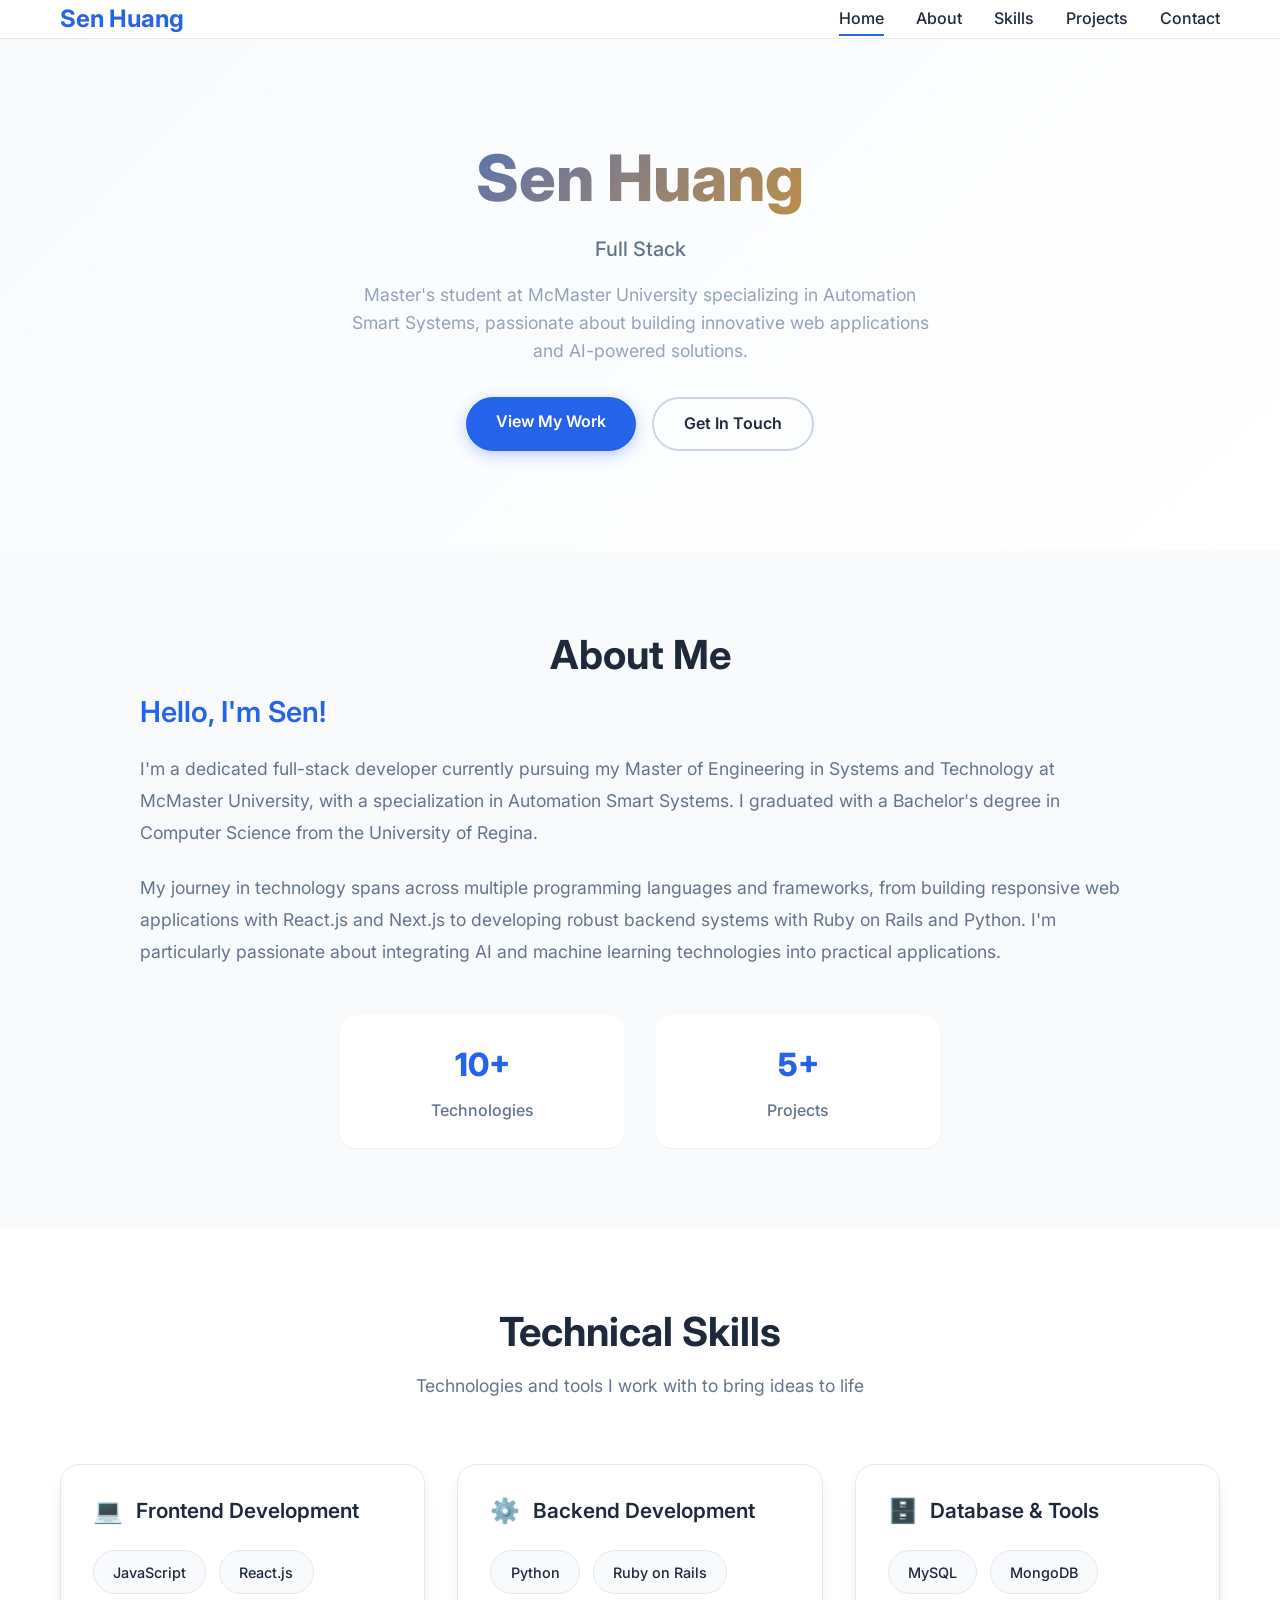
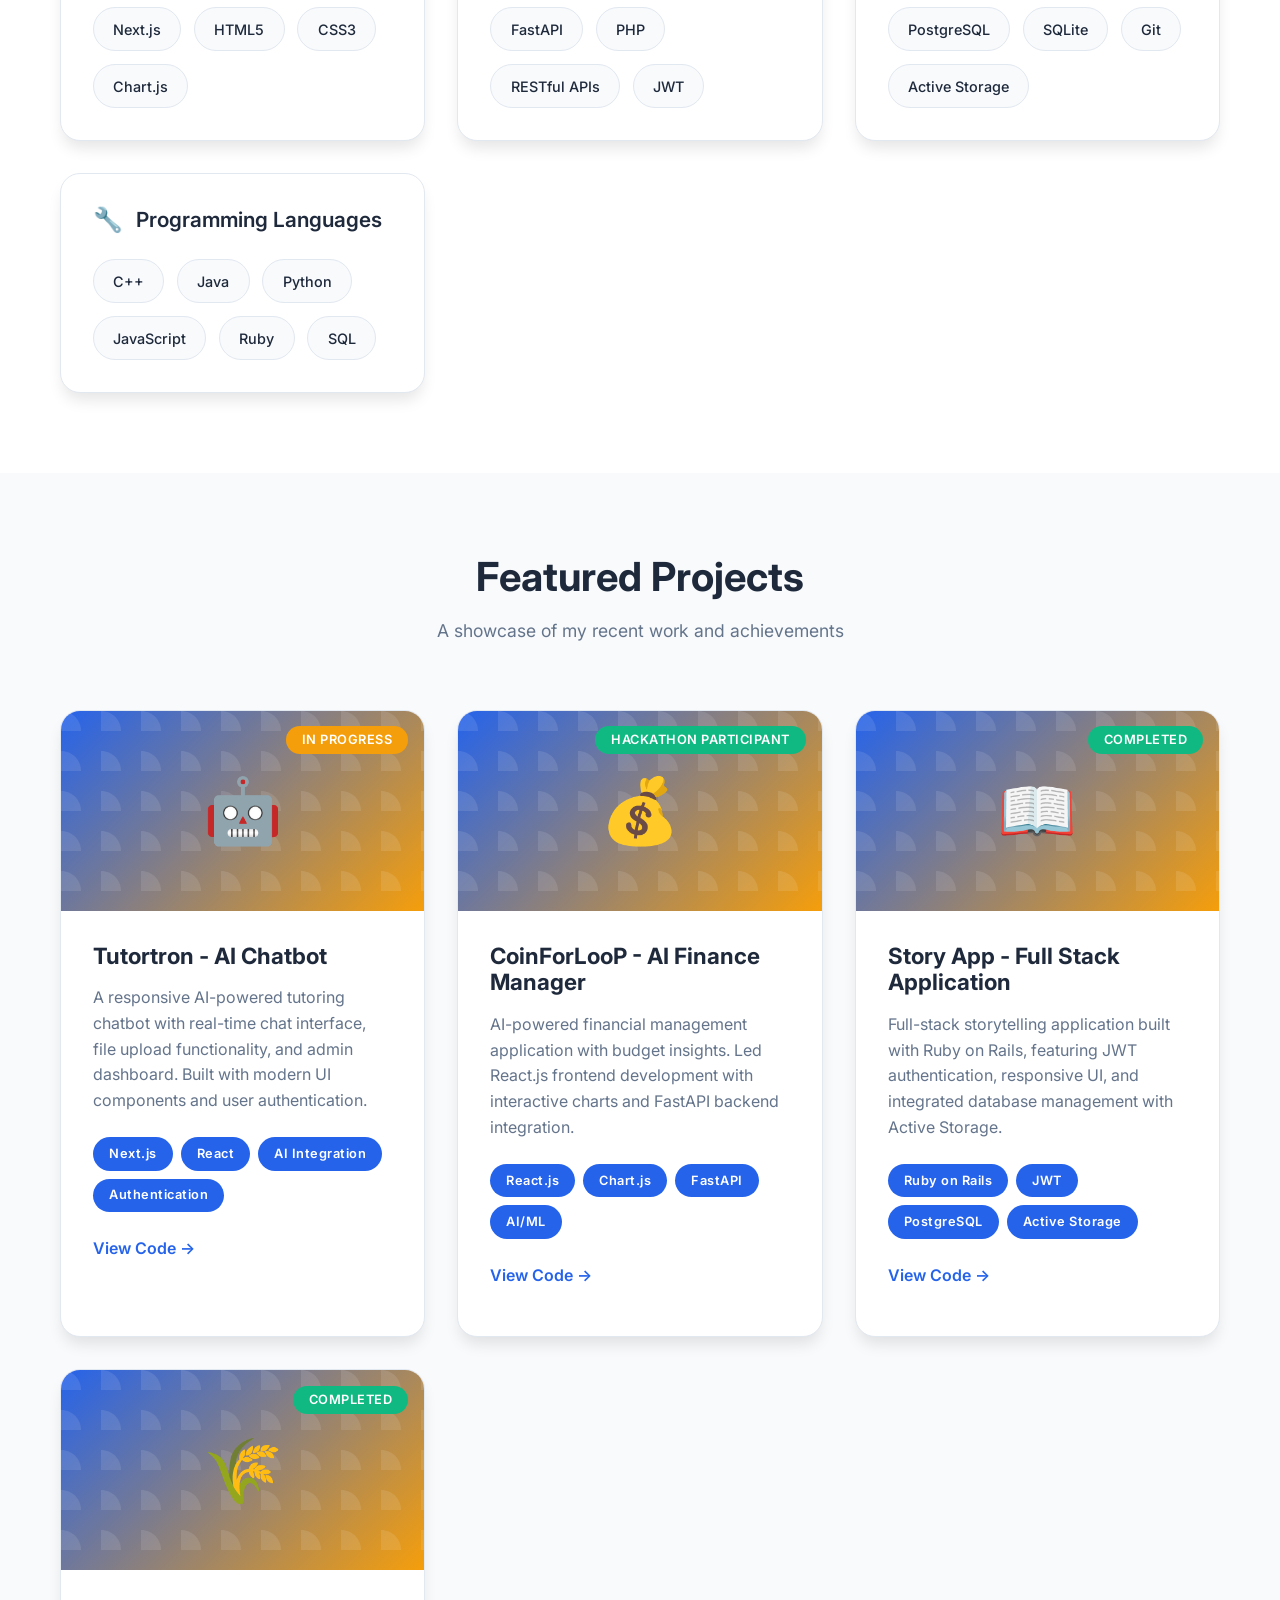
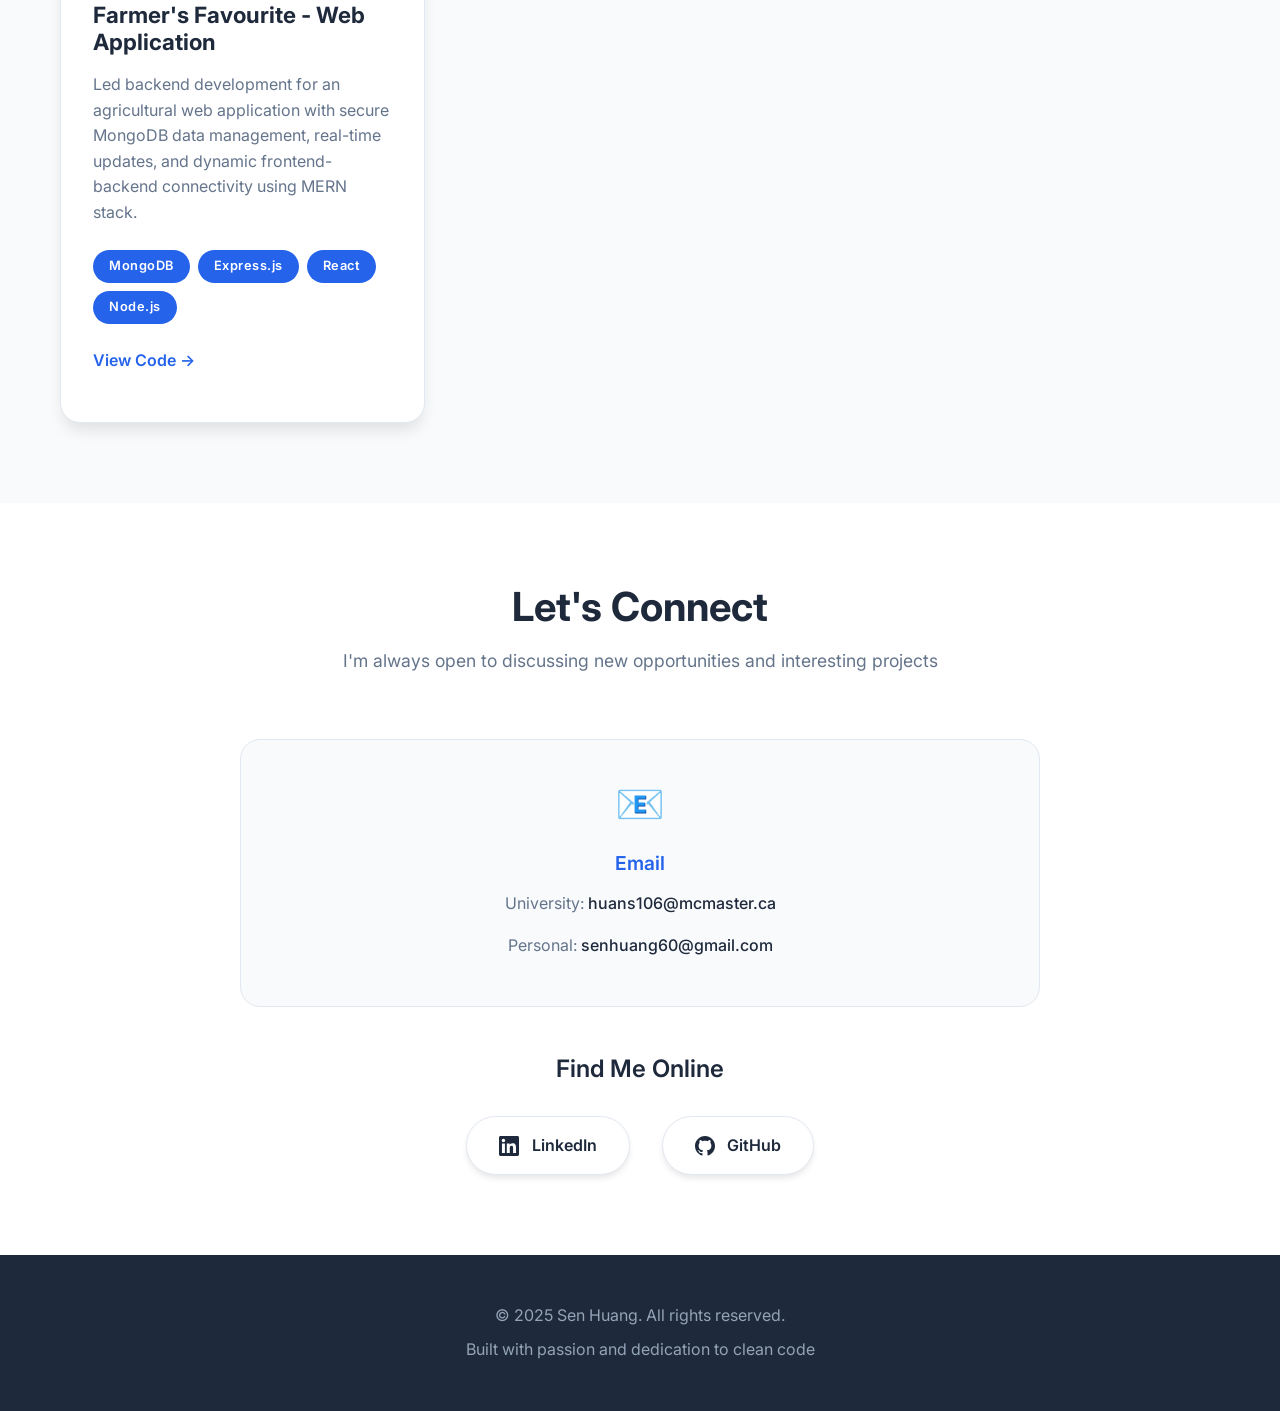
<file: index.html>
<!DOCTYPE html>
<html lang="en">

<head>
    <meta charset="UTF-8">
    <meta name="viewport" content="width=device-width, initial-scale=1.0">
    <title>Sen Huang's Personal Web</title>
    <meta name="description"
        content="Sen Huang - Full Stack Developer and Master's student specializing in Systems and Technology at McMaster University">
    <link rel="stylesheet" href="css/styles.css">
    <link rel="preconnect" href="https://fonts.googleapis.com">
    <link rel="preconnect" href="https://fonts.gstatic.com" crossorigin>
    <link href="https://fonts.googleapis.com/css2?family=Inter:wght@300;400;500;600;700;800&display=swap"
        rel="stylesheet">
</head>

<body>
    <!-- Header -->
    <header id="header">
        <nav class="container">
            <div class="logo">Sen Huang</div>
            <ul class="nav-links" aria-hidden="true">
                <li><a href="#home">Home</a></li>
                <li><a href="#about">About</a></li>
                <li><a href="#skills">Skills</a></li>
                <li><a href="#projects">Projects</a></li>
                <li><a href="#contact">Contact</a></li>
            </ul>
            <div class="mobile-menu-toggle" aria-label="Toggle mobile menu" aria-expanded="false" role="button"
                tabindex="0">
                <span></span>
                <span></span>
                <span></span>
            </div>
        </nav>
    </header>

    <!-- Hero Section -->
    <section id="home" class="hero">
        <div class="container">
            <div class="hero-content">
                <h1>Sen Huang</h1>
                <p class="hero-subtitle">Full Stack Developer & Systems Technology Student</p>
                <p class="hero-description">Master's student at McMaster University specializing in Automation Smart
                    Systems, passionate about building innovative web applications and AI-powered solutions.</p>
                <div class="hero-buttons">
                    <a href="#projects" class="cta-button primary">View My Work</a>
                    <a href="#contact" class="cta-button secondary">Get In Touch</a>
                </div>
            </div>
        </div>
    </section>

    <!-- About Section -->
    <section id="about" class="section about">
        <div class="container">
            <h2 class="section-title">About Me</h2>
            <div class="about-content">
                <div class="about-text">
                    <h3>Hello, I'm Sen!</h3>
                    <p>I'm a dedicated full-stack developer currently pursuing my Master of Engineering in Systems and
                        Technology at McMaster University, with a specialization in Automation Smart Systems. I
                        graduated with a Bachelor's degree in Computer Science from the University of Regina.</p>

                    <p>My journey in technology spans across multiple programming languages and frameworks, from
                        building responsive web applications with React.js and Next.js to developing robust backend
                        systems with Ruby on Rails and Python. I'm particularly passionate about integrating AI and
                        machine learning technologies into practical applications.</p>

                    <div class="about-stats">
                        <div class="stat">
                            <span class="stat-number">10+</span>
                            <span class="stat-label">Technologies</span>
                        </div>
                        <div class="stat">
                            <span class="stat-number">5+</span>
                            <span class="stat-label">Projects</span>
                        </div>
                    </div>
                </div>
            </div>
        </div>
    </section>

    <!-- Skills Section -->
    <section id="skills" class="section skills">
        <div class="container">
            <h2 class="section-title">Technical Skills</h2>
            <p class="section-subtitle">Technologies and tools I work with to bring ideas to life</p>

            <div class="skills-grid">
                <div class="skill-category">
                    <h3>
                        <span class="skill-icon">💻</span>
                        Frontend Development
                    </h3>
                    <div class="skill-tags">
                        <span class="skill-tag">JavaScript</span>
                        <span class="skill-tag">React.js</span>
                        <span class="skill-tag">Next.js</span>
                        <span class="skill-tag">HTML5</span>
                        <span class="skill-tag">CSS3</span>
                        <span class="skill-tag">Chart.js</span>
                    </div>
                </div>

                <div class="skill-category">
                    <h3>
                        <span class="skill-icon">⚙️</span>
                        Backend Development
                    </h3>
                    <div class="skill-tags">
                        <span class="skill-tag">Python</span>
                        <span class="skill-tag">Ruby on Rails</span>
                        <span class="skill-tag">FastAPI</span>
                        <span class="skill-tag">PHP</span>
                        <span class="skill-tag">RESTful APIs</span>
                        <span class="skill-tag">JWT</span>
                    </div>
                </div>

                <div class="skill-category">
                    <h3>
                        <span class="skill-icon">🗄️</span>
                        Database & Tools
                    </h3>
                    <div class="skill-tags">
                        <span class="skill-tag">MySQL</span>
                        <span class="skill-tag">MongoDB</span>
                        <span class="skill-tag">PostgreSQL</span>
                        <span class="skill-tag">SQLite</span>
                        <span class="skill-tag">Git</span>
                        <span class="skill-tag">Active Storage</span>
                    </div>
                </div>

                <div class="skill-category">
                    <h3>
                        <span class="skill-icon">🔧</span>
                        Programming Languages
                    </h3>
                    <div class="skill-tags">
                        <span class="skill-tag">C++</span>
                        <span class="skill-tag">Java</span>
                        <span class="skill-tag">Python</span>
                        <span class="skill-tag">JavaScript</span>
                        <span class="skill-tag">Ruby</span>
                        <span class="skill-tag">SQL</span>
                    </div>
                </div>
            </div>
        </div>
    </section>

    <!-- Projects Section -->
    <section id="projects" class="section projects">
        <div class="container">
            <h2 class="section-title">Featured Projects</h2>
            <p class="section-subtitle">A showcase of my recent work and achievements</p>

            <div class="projects-grid">
                <div class="project-card">
                    <div class="project-header">
                        <span class="project-icon">🤖</span>
                    </div>
                    <div class="project-content">
                        <h3 class="project-title">Tutortron - AI Chatbot</h3>
                        <p class="project-description">A responsive AI-powered tutoring chatbot with real-time chat
                            interface, file upload functionality, and admin dashboard. Built with modern UI components
                            and user authentication.</p>
                        <div class="project-tech">
                            <span class="tech-tag">Next.js</span>
                            <span class="tech-tag">React</span>
                            <span class="tech-tag">AI Integration</span>
                            <span class="tech-tag">Authentication</span>
                        </div>
                        <div class="project-links">
                            <a href="https://github.com/SenH7/tutortron-frontend" class="project-link"
                                target="_blank">View Code →</a>
                        </div>
                        <div class="project-status">
                            <span class="status-badge active">In Progress</span>
                        </div>
                    </div>
                </div>

                <div class="project-card">
                    <div class="project-header">
                        <span class="project-icon">💰</span>
                    </div>
                    <div class="project-content">
                        <h3 class="project-title">CoinForLooP - AI Finance Manager</h3>
                        <p class="project-description">AI-powered financial management application with budget insights.
                            Led React.js frontend development with interactive charts and FastAPI backend integration.
                        </p>
                        <div class="project-tech">
                            <span class="tech-tag">React.js</span>
                            <span class="tech-tag">Chart.js</span>
                            <span class="tech-tag">FastAPI</span>
                            <span class="tech-tag">AI/ML</span>
                        </div>
                        <div class="project-links">
                            <a href="https://github.com/V-AS/CoinForLooP" class="project-link" target="_blank">View Code
                                →</a>
                        </div>
                        <div class="project-status">
                            <span class="status-badge completed">Hackathon Participant</span>
                        </div>
                    </div>
                </div>

                <div class="project-card">
                    <div class="project-header">
                        <span class="project-icon">📖</span>
                    </div>
                    <div class="project-content">
                        <h3 class="project-title">Story App - Full Stack Application</h3>
                        <p class="project-description">Full-stack storytelling application built with Ruby on Rails,
                            featuring JWT authentication, responsive UI, and integrated database management with Active
                            Storage.</p>
                        <div class="project-tech">
                            <span class="tech-tag">Ruby on Rails</span>
                            <span class="tech-tag">JWT</span>
                            <span class="tech-tag">PostgreSQL</span>
                            <span class="tech-tag">Active Storage</span>
                        </div>
                        <div class="project-links">
                            <a href="https://github.com/SenH7/storyapp" class="project-link" target="_blank">View Code
                                →</a>
                        </div>
                        <div class="project-status">
                            <span class="status-badge completed">Completed</span>
                        </div>
                    </div>
                </div>

                <div class="project-card">
                    <div class="project-header">
                        <span class="project-icon">🌾</span>
                    </div>
                    <div class="project-content">
                        <h3 class="project-title">Farmer's Favourite - Web Application</h3>
                        <p class="project-description">Led backend development for an agricultural web application with
                            secure MongoDB data management, real-time updates, and dynamic frontend-backend connectivity
                            using MERN stack.</p>
                        <div class="project-tech">
                            <span class="tech-tag">MongoDB</span>
                            <span class="tech-tag">Express.js</span>
                            <span class="tech-tag">React</span>
                            <span class="tech-tag">Node.js</span>
                        </div>
                        <div class="project-links">
                            <a href="https://github.com/Brunsos/CS-476-Group-Project" class="project-link"
                                target="_blank">View Code →</a>
                        </div>
                        <div class="project-status">
                            <span class="status-badge completed">Completed</span>
                        </div>
                    </div>
                </div>
            </div>
        </div>
    </section>

    <!-- Contact Section -->
    <section id="contact" class="section contact">
        <div class="container">
            <h2 class="section-title">Let's Connect</h2>
            <p class="section-subtitle">I'm always open to discussing new opportunities and interesting projects</p>

            <div class="contact-content">
                <div class="contact-info">
                    <div class="contact-item">
                        <div class="contact-icon">📧</div>
                        <h3>Email</h3>
                        <p>University: <a href="mailto:huans106@mcmaster.ca">huans106@mcmaster.ca</a></p>
                        <p>Personal: <a href="mailto:senhuang60@gmail.com">senhuang60@gmail.com</a></p>
                    </div>
                </div>

                <div class="social-section">
                    <h3>Find Me Online</h3>
                    <div class="social-links">
                        <a href="https://www.linkedin.com/in/sen-huang-215843280/" target="_blank" class="social-link">
                            <svg class="social-icon" width="20" height="20" viewBox="0 0 24 24" fill="currentColor">
                                <path
                                    d="M20.447 20.452h-3.554v-5.569c0-1.328-.027-3.037-1.852-3.037-1.853 0-2.136 1.445-2.136 2.939v5.667H9.351V9h3.414v1.561h.046c.477-.9 1.637-1.85 3.37-1.85 3.601 0 4.267 2.37 4.267 5.455v6.286zM5.337 7.433c-1.144 0-2.063-.926-2.063-2.065 0-1.138.92-2.063 2.063-2.063 1.14 0 2.064.925 2.064 2.063 0 1.139-.925 2.065-2.064 2.065zm1.782 13.019H3.555V9h3.564v11.452zM22.225 0H1.771C.792 0 0 .774 0 1.729v20.542C0 23.227.792 24 1.771 24h20.451C23.2 24 24 23.227 24 22.271V1.729C24 .774 23.2 0 22.222 0h.003z" />
                            </svg>
                            LinkedIn
                        </a>
                        <a href="https://github.com/SenH7" target="_blank" class="social-link">
                            <svg class="social-icon" width="20" height="20" viewBox="0 0 24 24" fill="currentColor">
                                <path
                                    d="M12 0c-6.626 0-12 5.373-12 12 0 5.302 3.438 9.8 8.207 11.387.599.111.793-.261.793-.577v-2.234c-3.338.726-4.033-1.416-4.033-1.416-.546-1.387-1.333-1.756-1.333-1.756-1.089-.745.083-.729.083-.729 1.205.084 1.839 1.237 1.839 1.237 1.07 1.834 2.807 1.304 3.492.997.107-.775.418-1.305.762-1.604-2.665-.305-5.467-1.334-5.467-5.931 0-1.311.469-2.381 1.236-3.221-.124-.303-.535-1.524.117-3.176 0 0 1.008-.322 3.301 1.23.957-.266 1.983-.399 3.003-.404 1.02.005 2.047.138 3.006.404 2.291-1.552 3.297-1.23 3.297-1.23.653 1.653.242 2.874.118 3.176.77.84 1.235 1.911 1.235 3.221 0 4.609-2.807 5.624-5.479 5.921.43.372.823 1.102.823 2.222v3.293c0 .319.192.694.801.576 4.765-1.589 8.199-6.086 8.199-11.386 0-6.627-5.373-12-12-12z" />
                            </svg>
                            GitHub
                        </a>
                    </div>
                </div>
            </div>
        </div>
    </section>

    <!-- Footer -->
    <footer>
        <div class="container">
            <p>&copy; 2025 Sen Huang. All rights reserved.</p>
            <p>Built with passion and dedication to clean code</p>
        </div>
    </footer>

    <script src="js/main.js"></script>
</body>

</html>
</file>
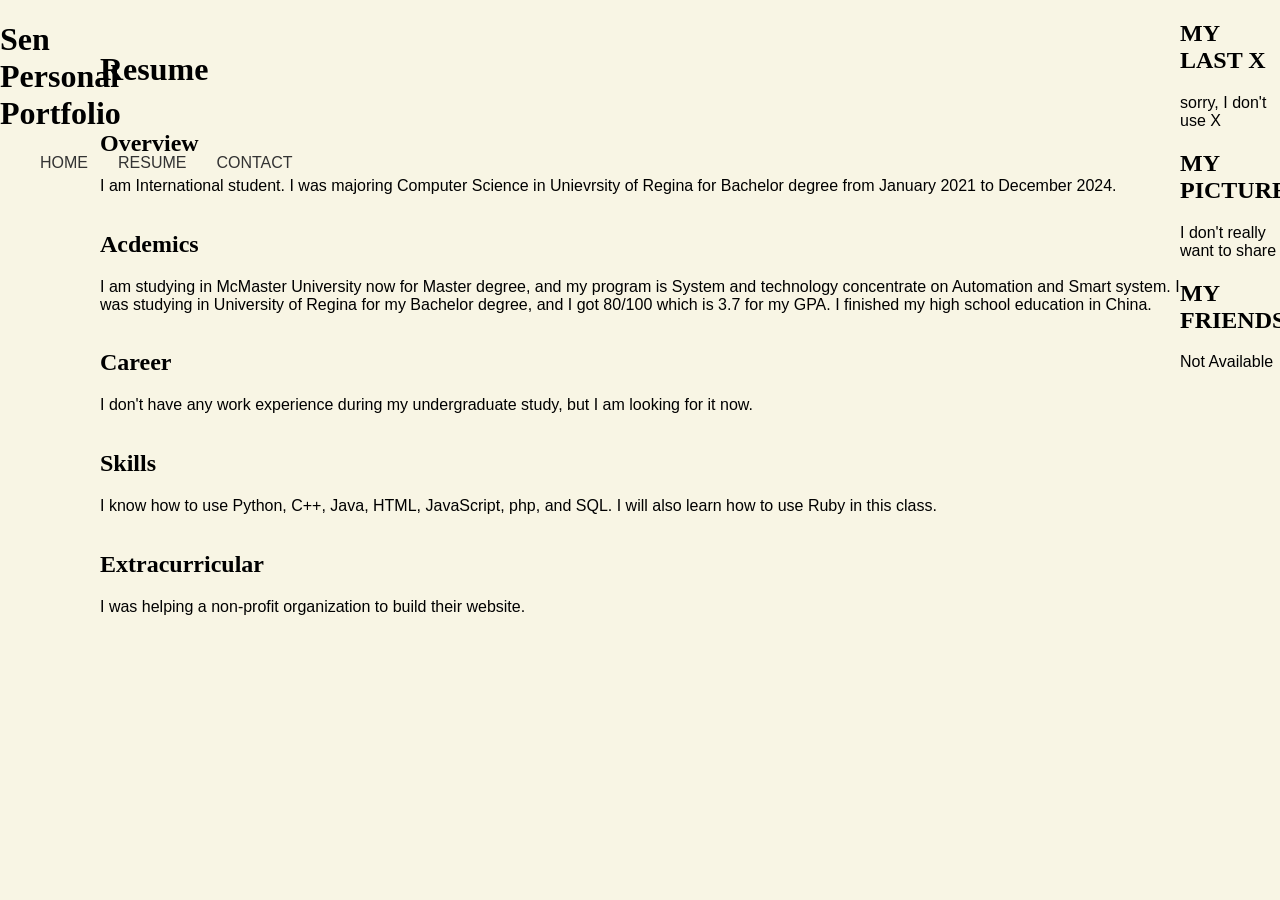
<file: resume.html>
<!DOCTYPE html>
<html>

<head>
  <title>Sen's Website</title>
  <link rel="stylesheet" href="css/resume.css">
</head>

<body>
  <header>
    <h1>Sen Personal Portfolio</h1>
    <nav>
      <ul>
        <li><a href="index.html">HOME</a></li>
        <li><a href="resume.html">RESUME</a></li>
        <li><a href="contact.html">CONTACT</a></li>
      </ul>
    </nav>
  </header>

  <main class="container">
    <div class="content-wrapper">
      <h1>Resume</h1>
      <article>
        <h2>Overview</h2>
        <p>
          I am International student. I was majoring Computer Science in Unievrsity of Regina for Bachelor degree from
          January 2021 to December
          2024.
        </p>
      </article>
      <article>
        <h2>Acdemics</h2>
        <p>
          I am studying in McMaster University now for Master degree, and my program is System and technology
          concentrate on Automation and Smart system. I was studying in University of Regina for my Bachelor degree,
          and I got 80/100 which is 3.7 for my GPA. I finished my high school education in China.
        </p>
      </article>
      <article>
        <h2>Career</h2>
        <p>
          I don't have any work experience during my undergraduate study, but I am looking for it now.
        </p>
      </article>
      <article>
        <h2>Skills</h2>
        <p>
          I know how to use Python, C++, Java, HTML, JavaScript, php, and SQL. I will also learn how to use Ruby in this
          class.
        </p>
      </article>
      <article>
        <h2>Extracurricular</h2>
        <p>
          I was helping a non-profit organization to build their website.
        </p>
      </article>
    </div>
  </main>

  <footer>
    <section>
      <h2>MY LAST X</h2>
      <p>sorry, I don't use X</p>
    </section>

    <section>
      <h2>MY PICTURES</h2>
      <p>I don't really want to share</p>
    </section>

    <section>
      <h2>MY FRIENDS</h2>
      <p>Not Available</p>
    </section>
</body>

</html>
</file>
<file: css/styles.css>
/* ===== CSS RESET ===== */
* {
    margin: 0;
    padding: 0;
    box-sizing: border-box;
}

/* ===== CSS VARIABLES ===== */
:root {
    --primary-color: #2563eb;
    --secondary-color: #64748b;
    --accent-color: #f59e0b;
    --text-dark: #1e293b;
    --text-light: #64748b;
    --text-muted: #94a3b8;
    --bg-light: #f8fafc;
    --bg-white: #ffffff;
    --border-light: #e2e8f0;
    --border-gray: #cbd5e1;
    --shadow-sm: 0 1px 2px 0 rgb(0 0 0 / 0.05);
    --shadow-md: 0 4px 6px -1px rgb(0 0 0 / 0.1);
    --shadow-lg: 0 10px 15px -3px rgb(0 0 0 / 0.1);
    --shadow-xl: 0 20px 25px -5px rgb(0 0 0 / 0.1);
    --gradient-primary: linear-gradient(135deg, var(--primary-color), var(--accent-color));
    --gradient-bg: linear-gradient(135deg, var(--bg-light) 0%, var(--bg-white) 100%);
}

/* ===== BASE STYLES ===== */
html {
    scroll-behavior: smooth;
}

body {
    font-family: 'Inter', -apple-system, BlinkMacSystemFont, 'Segoe UI', Roboto, sans-serif;
    line-height: 1.6;
    color: var(--text-dark);
    background-color: var(--bg-white);
    overflow-x: hidden;
}

.container {
    max-width: 1200px;
    margin: 0 auto;
    padding: 0 20px;
}

/* ===== TYPOGRAPHY ===== */
h1,
h2,
h3,
h4,
h5,
h6 {
    font-weight: 600;
    line-height: 1.2;
    margin-bottom: 1rem;
}

h1 {
    font-size: 3.5rem;
}

h2 {
    font-size: 2.5rem;
}

h3 {
    font-size: 1.5rem;
}

p {
    margin-bottom: 1rem;
    color: var(--text-light);
}

a {
    color: var(--primary-color);
    text-decoration: none;
    transition: color 0.3s ease;
}

a:hover {
    color: var(--accent-color);
}

/* ===== HEADER ===== */
header {
    position: fixed;
    top: 0;
    width: 100%;
    background: rgba(255, 255, 255, 0.95);
    backdrop-filter: blur(10px);
    border-bottom: 1px solid var(--border-light);
    z-index: 1000;
    transition: all 0.3s ease;
}

header.scrolled {
    box-shadow: var(--shadow-md);
}

nav {
    display: flex;
    justify-content: space-between;
    align-items: center;
    padding: 1rem 0;
}

.logo {
    font-size: 1.5rem;
    font-weight: 700;
    color: var(--primary-color);
    text-decoration: none;
}

.nav-links {
    display: flex;
    list-style: none;
    gap: 2rem;
    align-items: center;
}

.nav-links a {
    color: var(--text-dark);
    font-weight: 500;
    transition: all 0.3s ease;
    position: relative;
    padding: 0.5rem 0;
}

.nav-links a::after {
    content: '';
    position: absolute;
    width: 0;
    height: 2px;
    bottom: 0;
    left: 0;
    background-color: var(--primary-color);
    transition: width 0.3s ease;
}

.nav-links a:hover::after,
.nav-links a.active::after {
    width: 100%;
}

/* ===== MOBILE MENU STYLES - ADD TO css/styles.css ===== */

/* Mobile menu toggle animation */
.mobile-menu-toggle.active span:nth-child(1) {
    transform: rotate(45deg) translate(5px, 5px);
}

.mobile-menu-toggle.active span:nth-child(2) {
    opacity: 0;
}

.mobile-menu-toggle.active span:nth-child(3) {
    transform: rotate(-45deg) translate(7px, -6px);
}

.mobile-menu-toggle {
    display: none;
    flex-direction: column;
    cursor: pointer;
    gap: 4px;
}

.mobile-menu-toggle span {
    width: 25px;
    height: 3px;
    background-color: var(--text-dark);
    transition: all 0.3s ease;
}

/* ===== HERO SECTION ===== */
.hero {
    padding: 140px 0 100px;
    background: var(--gradient-bg);
    text-align: center;
    position: relative;
    overflow: hidden;
}

.hero::before {
    content: '';
    position: absolute;
    top: 0;
    left: 0;
    right: 0;
    bottom: 0;
    background: url("data:image/svg+xml,%3Csvg width='60' height='60' viewBox='0 0 60 60' xmlns='http://www.w3.org/2000/svg'%3E%3Cg fill='none' fill-rule='evenodd'%3E%3Cg fill='%23e2e8f0' fill-opacity='0.3'%3E%3Ccircle cx='30' cy='30' r='1'/%3E%3C/g%3E%3C/g%3E%3C/svg%3E") repeat;
    opacity: 0.5;
}

.hero-content {
    max-width: 800px;
    margin: 0 auto;
    position: relative;
    z-index: 1;
}

.hero h1 {
    font-size: clamp(2.5rem, 5vw, 4rem);
    font-weight: 800;
    margin-bottom: 1rem;
    background: var(--gradient-primary);
    -webkit-background-clip: text;
    -webkit-text-fill-color: transparent;
    background-clip: text;
    animation: fadeInUp 0.8s ease-out;
}

.hero-subtitle {
    font-size: 1.25rem;
    color: var(--text-light);
    margin-bottom: 1rem;
    font-weight: 500;
    animation: fadeInUp 0.8s ease-out 0.2s both;
}

.hero-description {
    font-size: 1.1rem;
    color: var(--text-muted);
    margin-bottom: 2rem;
    max-width: 600px;
    margin-left: auto;
    margin-right: auto;
    animation: fadeInUp 0.8s ease-out 0.4s both;
}

.hero-buttons {
    display: flex;
    gap: 1rem;
    justify-content: center;
    flex-wrap: wrap;
    animation: fadeInUp 0.8s ease-out 0.6s both;
}

.cta-button {
    display: inline-block;
    padding: 12px 30px;
    border-radius: 50px;
    font-weight: 600;
    transition: all 0.3s ease;
    text-decoration: none;
    position: relative;
    overflow: hidden;
    border: none;
    cursor: pointer;
    user-select: none;
    -webkit-tap-highlight-color: transparent;
}

.cta-button.primary {
    background: var(--primary-color);
    color: white;
    box-shadow: 0 4px 15px rgba(37, 99, 235, 0.3);
}

.cta-button.primary:hover {
    transform: translateY(-2px);
    box-shadow: 0 8px 25px rgba(37, 99, 235, 0.4);
    color: white;
}

.cta-button.secondary {
    background: transparent;
    color: var(--text-dark);
    border: 2px solid var(--border-gray);
}

.cta-button.secondary:hover {
    background: var(--text-dark);
    color: white;
    border-color: var(--text-dark);
    transform: translateY(-2px);
}

/* ===== SECTIONS ===== */
.section {
    padding: 80px 0;
}

.section-title {
    text-align: center;
    font-size: clamp(2rem, 4vw, 2.5rem);
    font-weight: 700;
    margin-bottom: 1rem;
    color: var(--text-dark);
}

.section-subtitle {
    text-align: center;
    font-size: 1.1rem;
    color: var(--text-light);
    margin-bottom: 4rem;
    max-width: 600px;
    margin-left: auto;
    margin-right: auto;
}

/* ===== ABOUT SECTION ===== */
.about {
    background-color: var(--bg-light);
}

.about-content {
    display: grid;
    grid-template-columns: 1fr;
    gap: 4rem;
    align-items: center;
    max-width: 1000px;
    margin: 0 auto;
}

.about-text h3 {
    font-size: 1.8rem;
    margin-bottom: 1.5rem;
    color: var(--primary-color);
}

.about-text p {
    font-size: 1.1rem;
    line-height: 1.8;
    margin-bottom: 1.5rem;
}

.about-stats {
    display: grid;
    grid-template-columns: repeat(2, 1fr);
    gap: 2rem;
    margin-top: 3rem;
    max-width: 600px;
    margin-left: auto;
    margin-right: auto;
}

.stat {
    text-align: center;
    padding: 1.5rem;
    background: var(--bg-white);
    border-radius: 15px;
    box-shadow: var(--shadow-sm);
    transition: transform 0.3s ease;
}

.stat:hover {
    transform: translateY(-5px);
}

.stat-number {
    display: block;
    font-size: 2rem;
    font-weight: 800;
    color: var(--primary-color);
    margin-bottom: 0.5rem;
}

.stat-label {
    color: var(--text-light);
    font-weight: 500;
}

/* ===== SKILLS SECTION ===== */
.skills-grid {
    display: grid;
    grid-template-columns: repeat(auto-fit, minmax(300px, 1fr));
    gap: 2rem;
}

.skill-category {
    background: var(--bg-white);
    padding: 2rem;
    border-radius: 20px;
    box-shadow: var(--shadow-lg);
    transition: all 0.3s ease;
    border: 1px solid var(--border-light);
}

.skill-category:hover {
    transform: translateY(-8px);
    box-shadow: var(--shadow-xl);
}

.skill-category h3 {
    font-size: 1.3rem;
    margin-bottom: 1.5rem;
    color: var(--text-dark);
    display: flex;
    align-items: center;
    gap: 0.8rem;
}

.skill-icon {
    font-size: 1.5rem;
}

.skill-tags {
    display: flex;
    flex-wrap: wrap;
    gap: 0.8rem;
}

.skill-tag {
    background: var(--bg-light);
    color: var(--text-dark);
    padding: 0.6rem 1.2rem;
    border-radius: 25px;
    font-size: 0.9rem;
    font-weight: 500;
    border: 1px solid var(--border-light);
    transition: all 0.3s ease;
}

.skill-tag:hover {
    background: var(--primary-color);
    color: white;
    transform: translateY(-2px);
}

/* ===== PROJECTS SECTION ===== */
.projects {
    background-color: var(--bg-light);
}

.projects-grid {
    display: grid;
    grid-template-columns: repeat(auto-fit, minmax(350px, 1fr));
    gap: 2rem;
}

.project-card {
    background: var(--bg-white);
    border-radius: 20px;
    overflow: hidden;
    box-shadow: var(--shadow-lg);
    transition: all 0.3s ease;
    border: 1px solid var(--border-light);
    position: relative;
}

.project-card:hover {
    transform: translateY(-8px);
    box-shadow: var(--shadow-xl);
}

.project-header {
    background: var(--gradient-primary);
    height: 200px;
    display: flex;
    align-items: center;
    justify-content: center;
    position: relative;
    overflow: hidden;
}

.project-header::before {
    content: '';
    position: absolute;
    top: 0;
    left: 0;
    right: 0;
    bottom: 0;
    background: url("data:image/svg+xml,%3Csvg width='40' height='40' viewBox='0 0 40 40' xmlns='http://www.w3.org/2000/svg'%3E%3Cg fill='%23ffffff' fill-opacity='0.1'%3E%3Cpath d='M20 20c0-11.046-8.954-20-20-20v20h20z'/%3E%3C/g%3E%3C/svg%3E") repeat;
}

.project-icon {
    font-size: 4rem;
    position: relative;
    z-index: 1;
}

.project-content {
    padding: 2rem;
}

.project-title {
    font-size: 1.4rem;
    font-weight: 700;
    margin-bottom: 1rem;
    color: var(--text-dark);
}

.project-description {
    color: var(--text-light);
    margin-bottom: 1.5rem;
    line-height: 1.6;
}

.project-tech {
    display: flex;
    flex-wrap: wrap;
    gap: 0.5rem;
    margin-bottom: 1.5rem;
}

.tech-tag {
    background: var(--primary-color);
    color: white;
    padding: 0.4rem 1rem;
    border-radius: 20px;
    font-size: 0.8rem;
    font-weight: 600;
    letter-spacing: 0.5px;
}

.project-links {
    display: flex;
    gap: 1rem;
    margin-bottom: 1rem;
}

.project-link {
    color: var(--primary-color);
    font-weight: 600;
    transition: all 0.3s ease;
    position: relative;
}

.project-link::after {
    content: '';
    position: absolute;
    width: 0;
    height: 2px;
    bottom: -2px;
    left: 0;
    background-color: var(--primary-color);
    transition: width 0.3s ease;
}

.project-link:hover::after {
    width: 100%;
}

.project-status {
    position: absolute;
    top: 1rem;
    right: 1rem;
}

.status-badge {
    padding: 0.4rem 1rem;
    border-radius: 20px;
    font-size: 0.8rem;
    font-weight: 600;
    text-transform: uppercase;
    letter-spacing: 0.5px;
}

.status-badge.active {
    background: var(--accent-color);
    color: white;
}

.status-badge.completed {
    background: #10b981;
    color: white;
}

/* ===== CONTACT SECTION ===== */
.contact {
    text-align: center;
}

.contact-content {
    max-width: 800px;
    margin: 0 auto;
}

.contact-info {
    display: grid;
    grid-template-columns: repeat(auto-fit, minmax(250px, 1fr));
    gap: 2rem;
    margin-bottom: 3rem;
}

.contact-item {
    background: var(--bg-light);
    padding: 2rem;
    border-radius: 20px;
    transition: all 0.3s ease;
    border: 1px solid var(--border-light);
}

.contact-item:hover {
    transform: translateY(-5px);
    box-shadow: var(--shadow-lg);
}

.contact-icon {
    font-size: 2.5rem;
    margin-bottom: 1rem;
}

.contact-item h3 {
    color: var(--primary-color);
    margin-bottom: 1rem;
    font-size: 1.2rem;
}

.contact-item a {
    color: var(--text-dark);
    font-weight: 500;
    transition: color 0.3s ease;
}

.contact-item a:hover {
    color: var(--primary-color);
}

.social-section {
    margin-top: 3rem;
}

.social-section h3 {
    margin-bottom: 2rem;
    color: var(--text-dark);
}

.social-links {
    display: flex;
    justify-content: center;
    gap: 2rem;
    flex-wrap: wrap;
}

.social-link {
    display: flex;
    align-items: center;
    gap: 0.8rem;
    background: var(--bg-white);
    padding: 1rem 2rem;
    border-radius: 50px;
    box-shadow: var(--shadow-md);
    transition: all 0.3s ease;
    color: var(--text-dark);
    font-weight: 600;
    border: 1px solid var(--border-light);
    text-decoration: none;
    cursor: pointer;
    user-select: none;
    -webkit-tap-highlight-color: transparent;
}

.social-link:hover {
    transform: translateY(-3px);
    box-shadow: var(--shadow-lg);
    color: var(--primary-color);
}

.social-icon {
    width: 20px;
    height: 20px;
    transition: transform 0.3s ease;
}

.social-link:hover .social-icon {
    transform: scale(1.1);
}

/* ===== FOOTER ===== */
footer {
    background-color: var(--text-dark);
    color: white;
    text-align: center;
    padding: 3rem 0;
}

footer p {
    color: #94a3b8;
    margin-bottom: 0.5rem;
}

footer p:last-child {
    margin-bottom: 0;
}

/* ===== ANIMATIONS ===== */
@keyframes fadeInUp {
    from {
        opacity: 0;
        transform: translateY(30px);
    }

    to {
        opacity: 1;
        transform: translateY(0);
    }
}

/* Animation keyframes */
@keyframes slideInFromRight {
    from {
        opacity: 0;
        transform: translateX(50px);
    }

    to {
        opacity: 1;
        transform: translateX(0);
    }
}

/* ===== FOCUS STYLES FOR ACCESSIBILITY ===== */
a:focus,
button:focus {
    outline: none;
    box-shadow: 0 0 0 3px rgba(37, 99, 235, 0.3);
    border-radius: inherit;
}

.cta-button:focus {
    outline: none;
    box-shadow: 0 0 0 3px rgba(37, 99, 235, 0.3);
    border-radius: 50px;
}

.social-link:focus {
    outline: none;
    box-shadow: 0 0 0 3px rgba(37, 99, 235, 0.3);
    border-radius: 50px;
}

.cta-button:focus:not(:focus-visible),
.social-link:focus:not(:focus-visible),
a:focus:not(:focus-visible),
button:focus:not(:focus-visible) {
    outline: none;
    box-shadow: none;
}

.cta-button:active,
.cta-button:focus,
.cta-button:hover {
    border-radius: 50px;
}

.social-link:active,
.social-link:focus,
.social-link:hover {
    border-radius: 50px;
}

/* ===== RESPONSIVE DESIGN ===== */
@media (max-width: 1024px) {
    .container {
        padding: 0 15px;
    }

    .about-content {
        grid-template-columns: 1fr;
        gap: 3rem;
        text-align: center;
        max-width: 800px;
        margin: 0 auto;
    }

    .about-stats {
        grid-template-columns: repeat(2, 1fr);
        gap: 1rem;
    }

    .skills-grid {
        grid-template-columns: repeat(auto-fit, minmax(280px, 1fr));
    }

    .projects-grid {
        grid-template-columns: repeat(auto-fit, minmax(320px, 1fr));
    }
}

@media (max-width: 768px) {
    .nav-links {
        display: flex;
        position: fixed;
        top: 100%;
        left: 0;
        width: 100%;
        height: calc(100vh - 80px);
        background: rgba(255, 255, 255, 0.98);
        backdrop-filter: blur(20px);
        flex-direction: column;
        justify-content: flex-start;
        align-items: center;
        padding: 2rem 0;
        gap: 2rem;
        transition: all 0.3s ease;
        opacity: 0;
        visibility: hidden;
        transform: translateY(-20px);
        box-shadow: 0 4px 20px rgba(0, 0, 0, 0.1);
        z-index: 999;
    }

    .nav-links.active {
        top: 80px;
        opacity: 1;
        visibility: visible;
        transform: translateY(0);
    }

    .nav-links li {
        width: 100%;
        text-align: center;
    }

    .nav-links a {
        display: block;
        padding: 1rem 2rem;
        font-size: 1.2rem;
        font-weight: 600;
        color: var(--text-dark);
        border-radius: 10px;
        margin: 0 2rem;
        transition: all 0.3s ease;
    }

    .nav-links a:hover {
        background: var(--primary-color);
        color: white;
        transform: translateX(10px);
    }

    .nav-links a::after {
        display: none;
    }

    /* Prevent scrolling when mobile menu is open */
    body.menu-open {
        overflow: hidden;
    }

    /* Add stagger animation for menu items */
    .nav-links.active li {
        animation: slideInFromRight 0.3s ease forwards;
    }

    .nav-links.active li:nth-child(1) {
        animation-delay: 0.1s;
    }

    .nav-links.active li:nth-child(2) {
        animation-delay: 0.2s;
    }

    .nav-links.active li:nth-child(3) {
        animation-delay: 0.3s;
    }

    .nav-links.active li:nth-child(4) {
        animation-delay: 0.4s;
    }

    .nav-links.active li:nth-child(5) {
        animation-delay: 0.5s;
    }

    .mobile-menu-toggle {
        display: flex;
        padding: 0.5rem;
        border-radius: 8px;
        transition: background-color 0.3s ease;
    }

    .mobile-menu-toggle:hover {
        background-color: var(--bg-light);
    }

    .mobile-menu-toggle:active {
        background-color: var(--border-light);
    }

    .hero {
        padding: 120px 0 80px;
    }

    .hero h1 {
        font-size: 2.5rem;
    }

    .hero-subtitle {
        font-size: 1.1rem;
    }

    .hero-description {
        font-size: 1rem;
    }

    .hero-buttons {
        flex-direction: column;
        align-items: center;
    }

    .cta-button {
        width: 200px;
        text-align: center;
    }

    .section {
        padding: 60px 0;
    }

    .section-title {
        font-size: 2rem;
    }

    .about-stats {
        grid-template-columns: 1fr;
        gap: 1rem;
    }

    .skills-grid {
        grid-template-columns: 1fr;
    }

    .projects-grid {
        grid-template-columns: 1fr;
    }

    .contact-info {
        grid-template-columns: 1fr;
    }

    .social-links {
        flex-direction: column;
        align-items: center;
    }

    .social-link {
        width: 200px;
        justify-content: center;
    }
}

@media (max-width: 480px) {
    .container {
        padding: 0 10px;
    }

    .hero {
        padding: 100px 0 60px;
    }

    .hero h1 {
        font-size: 2rem;
    }

    .section {
        padding: 40px 0;
    }

    .section-title {
        font-size: 1.8rem;
    }

    .skill-category,
    .project-card,
    .contact-item {
        padding: 1.5rem;
    }

    .project-header {
        height: 150px;
    }

    .project-icon {
        font-size: 3rem;
    }
}

/* ===== ACCESSIBILITY ===== */
@media (prefers-reduced-motion: reduce) {

    *,
    *::before,
    *::after {
        animation-duration: 0.01ms !important;
        animation-iteration-count: 1 !important;
        transition-duration: 0.01ms !important;
    }
}

@media (prefers-contrast: high) {
    :root {
        --text-light: var(--text-dark);
        --border-light: var(--text-dark);
    }
}
</file>
<file: css/resume.css>
/* Large screen by default */

h1, h2 {
  font-family: 'Times New Roman', serif;
}

body {
  margin: 0;
  display: grid;
  grid-template-columns: minmax(100px, 1fr) minmax(auto, 1200px) minmax(100px, 1fr);
  grid-template-rows: auto auto 1fr auto;
  min-height: 100vh;
  background-color: #f8f5e4;
  font-family: 'Palatino Linotype', sans-serif;
}

nav ul {
  display: flex;
  gap: 30px;
  list-style: none;
  margin: 0;
}

nav a {
  text-decoration: none;
  color: #333;
}

.container {
  grid-column: 2 / 3;
  display: grid;
  grid-template-columns: 1fr;
  gap: 30px;
  margin: 30px 0;
}

.content-wrapper {
  display: grid;
}

/* Medium Screens (Tablets) */
@media (min-width: 992px) and (max-width: 1199px) {
  body {
    grid-template-columns: minmax(20px, 1fr) minmax(auto, 900px) minmax(20px, 1fr);
  }

  .content-wrapper {
    grid-template-columns: 1fr;
  }

  nav ul {
    gap: 20px;
  }

  .author {
    justify-items: center;
  }
}

/* Small Screens (Mobile) */
@media (max-width: 991px) {
  body {
    grid-template-columns: 10px 1fr 10px;
  }

  nav ul {
    flex-direction: column;
    align-items: center;
    gap: 15px;
    padding: 0;
  }

  .content-wrapper {
    grid-template-columns: 1fr;
  }

  .author {
    text-align: center;
  }

  .author img {
    width: 90px;
    height: 120px;
    justify-self: center;
  }
}
</file>
